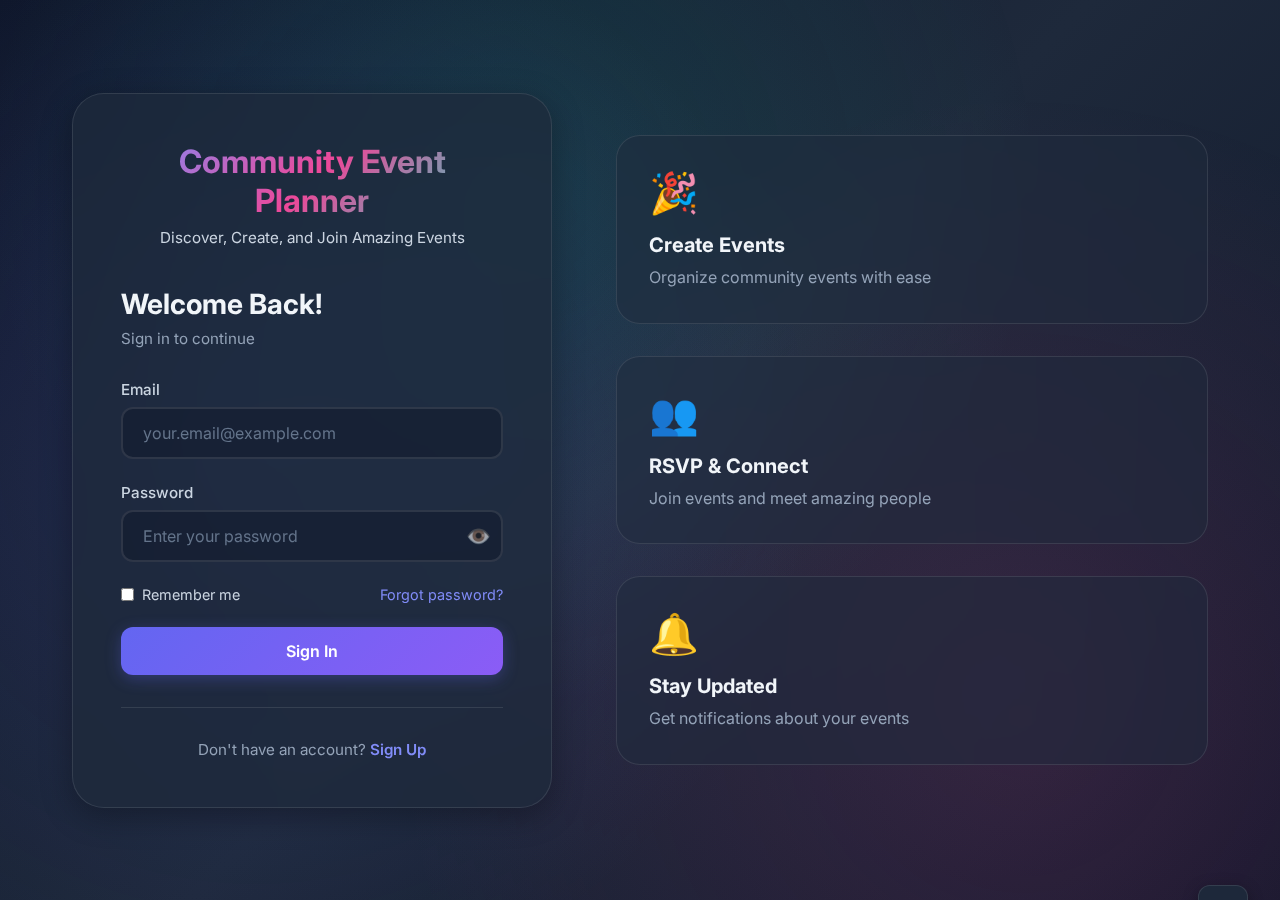
<file: index.html>
<!DOCTYPE html>
<html lang="en">

<head>
    <meta charset="UTF-8">
    <meta name="viewport" content="width=device-width, initial-scale=1.0">
    <meta name="description" content="Community Event Planner - Create, manage, and RSVP to community events with ease">
    <meta name="keywords" content="events, community, planner, RSVP, social events">
    <title>Community Event Planner | Organize & Discover Events</title>

    <!-- PWA Configuration -->
    <link rel="manifest" href="manifest.json">
    <meta name="theme-color" content="#6366f1">
    <meta name="mobile-web-app-capable" content="yes">
    <meta name="apple-mobile-web-app-capable" content="yes">
    <meta name="apple-mobile-web-app-status-bar-style" content="black-translucent">
    <meta name="apple-mobile-web-app-title" content="Event Planner">
    <link rel="apple-touch-icon" href="icon-192.png">

    <link rel="stylesheet" href="styles.css">
</head>

<body>
    <!-- Auth Check - Redirect to login if not authenticated -->
    <script>
        const sessionData = localStorage.getItem('event_planner_session');
        if (!sessionData) {
            window.location.href = 'login.html';
        } else {
            // Set currentUser from session for EventManager
            const session = JSON.parse(sessionData);
            localStorage.setItem('currentUser', session.id);

            // Display user info after DOM loads
            document.addEventListener('DOMContentLoaded', () => {
                const userAvatar = document.getElementById('userAvatar');
                const userName = document.getElementById('userName');
                if (userName) userName.textContent = session.name;
                if (userAvatar && session.avatar) {
                    userAvatar.textContent = session.avatar.initial;
                    userAvatar.style.backgroundColor = session.avatar.color;
                }
            });
        }
    </script>

    <div class="container">
        <!-- Header -->
        <header class="header">
            <h1>Community Event Planner</h1>
            <p>Discover, Create, and Join Amazing Events in Your Community</p>

            <div class="user-controls">
                <div class="user-profile" id="userProfile" style="display: flex; align-items: center; gap: 0.5rem;">
                    <div id="userAvatar"
                        style="width: 36px; height: 36px; border-radius: 50%; display: flex; align-items: center; justify-content: center; font-weight: 700; color: white; font-size: 1rem;">
                    </div>
                    <span id="userName" style="color: var(--text-primary); font-weight: 600;"></span>
                </div>
                <button class="btn btn-secondary" id="installBtn" style="display: none;">📱 Install App</button>
                <button class="btn btn-danger" id="logoutBtn" onclick="handleLogout()"
                    style="background: linear-gradient(135deg, #ef4444, #dc2626); color: white; border: none; padding: 0.6rem 1.2rem; border-radius: 0.75rem; cursor: pointer; font-weight: 600;">🚪
                    Logout</button>
                <button class="btn btn-primary" id="createEventBtn">+ Create Event</button>
            </div>
        </header>

        <!-- Search and Filters -->
        <div class="controls">
            <div class="search-box">
                <input type="text" id="searchInput"
                    placeholder="🔍 Search events by title, location, or description...">
            </div>

            <div class="filter-group">
                <select id="categoryFilter">
                    <option value="all">All Categories</option>
                    <option value="social">Social</option>
                    <option value="professional">Professional</option>
                    <option value="sports">Sports</option>
                    <option value="arts">Arts</option>
                    <option value="education">Education</option>
                    <option value="other">Other</option>
                </select>

                <select id="dateFilter">
                    <option value="all">All Dates</option>
                    <option value="upcoming">Upcoming</option>
                    <option value="thisWeek">This Week</option>
                    <option value="thisMonth">This Month</option>
                </select>
            </div>
        </div>

        <!-- Events Grid -->
        <div id="eventsGrid" class="events-grid">
            <!-- Events will be dynamically inserted here -->
        </div>

        <!-- Empty State -->
        <div id="emptyState" class="empty-state hidden">
            <h3>No Events Found</h3>
            <p>Try adjusting your search or filters, or create a new event!</p>
        </div>
    </div>

    <!-- Create/Edit Event Modal -->
    <div id="eventModal" class="modal">
        <div class="modal-content">
            <div class="modal-header">
                <h2 id="modalTitle">Create Event</h2>
                <button class="close-btn" id="closeEventModal">&times;</button>
            </div>

            <form id="eventForm">
                <input type="hidden" id="eventId">

                <div class="form-group">
                    <label for="eventTitle">Event Title *</label>
                    <input type="text" id="eventTitle" required placeholder="Enter event title">
                </div>

                <div class="form-group">
                    <label for="eventCategory">Category *</label>
                    <select id="eventCategory" required>
                        <option value="social">Social</option>
                        <option value="professional">Professional</option>
                        <option value="sports">Sports</option>
                        <option value="arts">Arts</option>
                        <option value="education">Education</option>
                        <option value="other">Other</option>
                    </select>
                </div>

                <div class="form-group">
                    <label for="eventDate">Date *</label>
                    <input type="date" id="eventDate" required>
                </div>

                <div class="form-group">
                    <label for="eventTime">Time *</label>
                    <input type="time" id="eventTime" required>
                </div>

                <div class="form-group">
                    <label for="eventLocation">Location *</label>
                    <input type="text" id="eventLocation" required placeholder="Enter event location">
                </div>

                <div class="form-group">
                    <label for="eventDescription">Description *</label>
                    <textarea id="eventDescription" required placeholder="Describe your event..."></textarea>
                </div>

                <div class="form-actions">
                    <button type="button" class="btn btn-outline" id="cancelEventBtn">Cancel</button>
                    <button type="submit" class="btn btn-primary" id="saveEventBtn">Save Event</button>
                </div>
            </form>
        </div>
    </div>

    <!-- Event Detail Modal -->
    <div id="detailModal" class="modal">
        <div class="modal-content">
            <div class="modal-header">
                <h2 id="detailTitle">Event Details</h2>
                <button class="close-btn" id="closeDetailModal">&times;</button>
            </div>

            <div id="eventDetailContent" class="event-detail">
                <!-- Event details will be dynamically inserted here -->
            </div>

            <div class="form-actions">
                <button class="btn btn-outline" id="closeDetailBtn">Close</button>
                <button class="btn btn-secondary" id="rsvpBtn" style="display: none;">RSVP</button>
                <button class="btn btn-outline" id="editEventBtn" style="display: none;">Edit Event</button>
                <button class="btn btn-danger" id="deleteEventBtn" style="display: none;">Delete Event</button>
            </div>
        </div>
    </div>

    <!-- Service Worker Registration -->
    <script>
        if ('serviceWorker' in navigator) {
            window.addEventListener('load', () => {
                navigator.serviceWorker.register('/service-worker.js')
                    .then((registration) => {
                        console.log('ServiceWorker registration successful');
                    })
                    .catch((err) => {
                        console.log('ServiceWorker registration failed: ', err);
                    });
            });
        }

        // PWA Install Prompt
        let deferredPrompt;
        const installBtn = document.getElementById('installBtn');

        window.addEventListener('beforeinstallprompt', (e) => {
            e.preventDefault();
            deferredPrompt = e;
            installBtn.style.display = 'inline-block';
        });

        installBtn.addEventListener('click', async () => {
            if (deferredPrompt) {
                deferredPrompt.prompt();
                const { outcome } = await deferredPrompt.userChoice;
                console.log(`User response to install prompt: ${outcome}`);
                deferredPrompt = null;
                installBtn.style.display = 'none';
            }
        });

        window.addEventListener('appinstalled', () => {
            console.log('PWA installed successfully');
            installBtn.style.display = 'none';
        });
    </script>

    <script>
        // Logout Handler
        function handleLogout() {
            if (confirm('Are you sure you want to logout?')) {
                localStorage.removeItem('event_planner_session');
                localStorage.removeItem('currentUser');
                window.location.href = 'login.html';
            }
        }
    </script>

    <script src="app.js"></script>
</body>

</html>
</file>
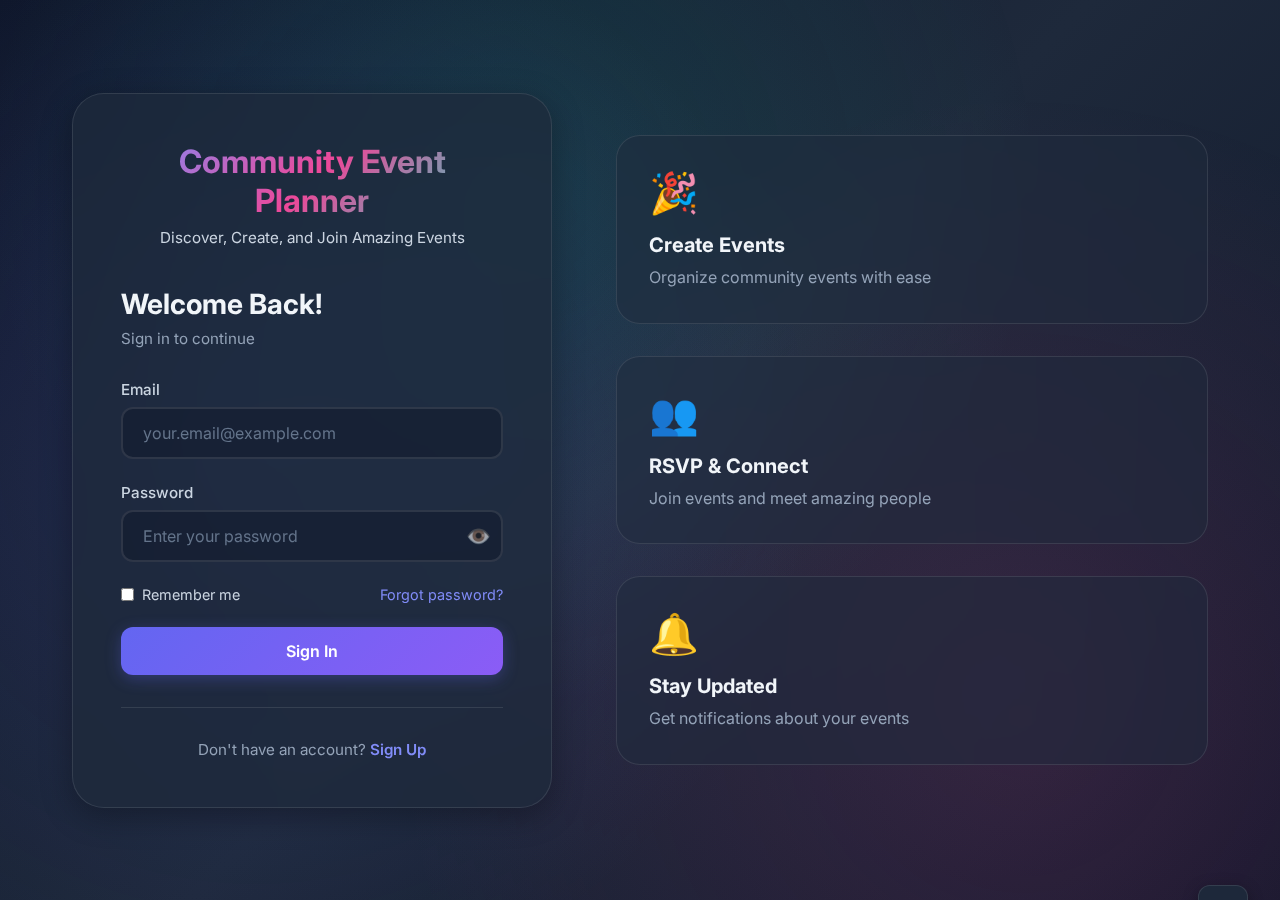
<file: login.html>
<!DOCTYPE html>
<html lang="en">

<head>
    <meta charset="UTF-8">
    <meta name="viewport" content="width=device-width, initial-scale=1.0">
    <meta name="description" content="Login to Community Event Planner">
    <title>Login - Community Event Planner</title>
    <link rel="stylesheet" href="auth-styles.css">
</head>

<body>
    <div class="auth-container">
        <!-- Animated Background -->
        <div class="bg-animation"></div>

        <!-- Auth Card -->
        <div class="auth-card">
            <!-- Logo and Branding -->
            <div class="auth-header">
                <h1 class="brand-title">Community Event Planner</h1>
                <p class="brand-subtitle">Discover, Create, and Join Amazing Events</p>
            </div>

            <!-- Login Form -->
            <div id="loginForm" class="form-container active">
                <h2>Welcome Back!</h2>
                <p class="form-subtitle">Sign in to continue</p>

                <form id="loginFormElement" onsubmit="handleLogin(event)">
                    <div class="input-group">
                        <label for="loginEmail">Email</label>
                        <input type="email" id="loginEmail" required placeholder="your.email@example.com">
                    </div>

                    <div class="input-group">
                        <label for="loginPassword">Password</label>
                        <div class="password-field">
                            <input type="password" id="loginPassword" required placeholder="Enter your password">
                            <button type="button" class="toggle-password"
                                onclick="togglePasswordVisibility('loginPassword')">
                                👁️
                            </button>
                        </div>
                    </div>

                    <div class="form-options">
                        <label class="checkbox-label">
                            <input type="checkbox" id="rememberMe">
                            <span>Remember me</span>
                        </label>
                        <a href="#" class="forgot-link">Forgot password?</a>
                    </div>

                    <button type="submit" class="btn btn-primary">Sign In</button>
                </form>

                <div class="form-footer">
                    <p>Don't have an account? <a href="#" onclick="switchToSignup(event)">Sign Up</a></p>
                </div>
            </div>

            <!-- Signup Form -->
            <div id="signupForm" class="form-container">
                <h2>Create Account</h2>
                <p class="form-subtitle">Join our community today</p>

                <form id="signupFormElement" onsubmit="handleSignup(event)">
                    <div class="input-group">
                        <label for="signupName">Full Name</label>
                        <input type="text" id="signupName" required placeholder="Enter your full name">
                    </div>

                    <div class="input-group">
                        <label for="signupEmail">Email</label>
                        <input type="email" id="signupEmail" required placeholder="your.email@example.com">
                    </div>

                    <div class="input-group">
                        <label for="signupPassword">Password</label>
                        <div class="password-field">
                            <input type="password" id="signupPassword" required placeholder="Create a strong password"
                                oninput="checkPasswordStrength(this.value)">
                            <button type="button" class="toggle-password"
                                onclick="togglePasswordVisibility('signupPassword')">
                                👁️
                            </button>
                        </div>
                        <div class="password-strength">
                            <div class="strength-bar">
                                <div id="strengthBarFill" class="strength-fill"></div>
                            </div>
                            <span id="strengthText" class="strength-text"></span>
                        </div>
                    </div>

                    <div class="input-group">
                        <label for="signupConfirmPassword">Confirm Password</label>
                        <input type="password" id="signupConfirmPassword" required placeholder="Re-enter your password">
                    </div>

                    <button type="submit" class="btn btn-primary">Create Account</button>
                </form>

                <div class="form-footer">
                    <p>Already have an account? <a href="#" onclick="switchToLogin(event)">Sign In</a></p>
                </div>
            </div>
        </div>

        <!-- Features Section -->
        <div class="features">
            <div class="feature-item">
                <span class="feature-icon">🎉</span>
                <h3>Create Events</h3>
                <p>Organize community events with ease</p>
            </div>
            <div class="feature-item">
                <span class="feature-icon">👥</span>
                <h3>RSVP & Connect</h3>
                <p>Join events and meet amazing people</p>
            </div>
            <div class="feature-item">
                <span class="feature-icon">🔔</span>
                <h3>Stay Updated</h3>
                <p>Get notifications about your events</p>
            </div>
        </div>
    </div>

    <!-- Toast Notification -->
    <div id="toast" class="toast"></div>

    <script src="auth.js"></script>
</body>

</html>
</file>
<file: styles.css>
@import url('https://fonts.googleapis.com/css2?family=Inter:wght@300;400;500;600;700&display=swap');

:root {
    /* Color Palette - Vibrant & Modern */
    --primary: #6366f1;
    --primary-light: #818cf8;
    --primary-dark: #4f46e5;
    --secondary: #ec4899;
    --secondary-light: #f472b6;
    --accent: #14b8a6;
    --accent-light: #2dd4bf;

    /* Background Colors */
    --bg-primary: #0f172a;
    --bg-secondary: #1e293b;
    --bg-card: rgba(30, 41, 59, 0.6);
    --bg-modal: rgba(15, 23, 42, 0.95);

    /* Text Colors */
    --text-primary: #f1f5f9;
    --text-secondary: #cbd5e1;
    --text-muted: #94a3b8;

    /* Category Colors */
    --cat-social: #ec4899;
    --cat-professional: #6366f1;
    --cat-sports: #f59e0b;
    --cat-arts: #a855f7;
    --cat-education: #14b8a6;
    --cat-other: #64748b;

    /* Spacing */
    --spacing-xs: 0.5rem;
    --spacing-sm: 1rem;
    --spacing-md: 1.5rem;
    --spacing-lg: 2rem;
    --spacing-xl: 3rem;

    /* Border Radius */
    --radius-sm: 0.5rem;
    --radius-md: 1rem;
    --radius-lg: 1.5rem;
    --radius-xl: 2rem;

    /* Shadows */
    --shadow-sm: 0 2px 8px rgba(0, 0, 0, 0.1);
    --shadow-md: 0 4px 16px rgba(0, 0, 0, 0.2);
    --shadow-lg: 0 8px 32px rgba(0, 0, 0, 0.3);
    --shadow-glow: 0 0 20px rgba(99, 102, 241, 0.3);

    /* Transitions */
    --transition-fast: 0.2s ease;
    --transition-medium: 0.3s ease;
    --transition-slow: 0.5s ease;
}

* {
    margin: 0;
    padding: 0;
    box-sizing: border-box;
}

body {
    font-family: 'Inter', -apple-system, BlinkMacSystemFont, 'Segoe UI', sans-serif;
    background: linear-gradient(135deg, #0f172a 0%, #1e293b 50%, #0f172a 100%);
    background-attachment: fixed;
    color: var(--text-primary);
    min-height: 100vh;
    line-height: 1.6;
    overflow-x: hidden;
}

/* Animated Background Gradient */
body::before {
    content: '';
    position: fixed;
    top: 0;
    left: 0;
    right: 0;
    bottom: 0;
    background: radial-gradient(circle at 20% 50%, rgba(99, 102, 241, 0.1) 0%, transparent 50%),
        radial-gradient(circle at 80% 80%, rgba(236, 72, 153, 0.1) 0%, transparent 50%),
        radial-gradient(circle at 40% 20%, rgba(20, 184, 166, 0.1) 0%, transparent 50%);
    animation: gradientShift 15s ease infinite;
    pointer-events: none;
    z-index: 0;
}

@keyframes gradientShift {

    0%,
    100% {
        opacity: 1;
    }

    50% {
        opacity: 0.8;
    }
}

/* Container */
.container {
    max-width: 1400px;
    margin: 0 auto;
    padding: var(--spacing-lg);
    position: relative;
    z-index: 1;
}

/* Header */
.header {
    text-align: center;
    padding: var(--spacing-xl) 0;
    margin-bottom: var(--spacing-lg);
}

.header h1 {
    font-size: 3.5rem;
    font-weight: 700;
    background: linear-gradient(135deg, var(--primary-light), var(--secondary), var(--accent-light));
    -webkit-background-clip: text;
    -webkit-text-fill-color: transparent;
    background-clip: text;
    margin-bottom: var(--spacing-sm);
    animation: textShimmer 3s ease infinite;
}

@keyframes textShimmer {

    0%,
    100% {
        filter: brightness(1);
    }

    50% {
        filter: brightness(1.2);
    }
}

.header p {
    font-size: 1.1rem;
    color: var(--text-secondary);
    margin-bottom: var(--spacing-md);
}

.user-controls {
    display: flex;
    gap: var(--spacing-sm);
    justify-content: center;
    align-items: center;
    margin-top: var(--spacing-md);
}

/* Buttons */
.btn {
    padding: 0.75rem 1.5rem;
    border: none;
    border-radius: var(--radius-md);
    font-size: 1rem;
    font-weight: 600;
    cursor: pointer;
    transition: all var(--transition-medium);
    font-family: 'Inter', sans-serif;
    position: relative;
    overflow: hidden;
}

.btn::before {
    content: '';
    position: absolute;
    top: 50%;
    left: 50%;
    width: 0;
    height: 0;
    border-radius: 50%;
    background: rgba(255, 255, 255, 0.2);
    transform: translate(-50%, -50%);
    transition: width 0.6s, height 0.6s;
}

.btn:hover::before {
    width: 300px;
    height: 300px;
}

.btn-primary {
    background: linear-gradient(135deg, var(--primary), var(--primary-light));
    color: white;
    box-shadow: var(--shadow-md);
}

.btn-primary:hover {
    transform: translateY(-2px);
    box-shadow: var(--shadow-glow), var(--shadow-lg);
}

.btn-secondary {
    background: linear-gradient(135deg, var(--secondary), var(--secondary-light));
    color: white;
    box-shadow: var(--shadow-md);
}

.btn-secondary:hover {
    transform: translateY(-2px);
    box-shadow: 0 0 20px rgba(236, 72, 153, 0.3), var(--shadow-lg);
}

.btn-danger {
    background: linear-gradient(135deg, #ef4444, #dc2626);
    color: white;
    box-shadow: var(--shadow-md);
}

.btn-danger:hover {
    transform: translateY(-2px);
    box-shadow: 0 0 20px rgba(239, 68, 68, 0.3), var(--shadow-lg);
}

.btn-outline {
    background: transparent;
    border: 2px solid var(--primary);
    color: var(--primary);
}

.btn-outline:hover {
    background: var(--primary);
    color: white;
    transform: translateY(-2px);
}

.btn:active {
    transform: translateY(0);
}

/* Controls Section */
.controls {
    display: flex;
    gap: var(--spacing-md);
    margin-bottom: var(--spacing-xl);
    flex-wrap: wrap;
    align-items: center;
    background: var(--bg-card);
    backdrop-filter: blur(10px);
    padding: var(--spacing-md);
    border-radius: var(--radius-lg);
    border: 1px solid rgba(255, 255, 255, 0.1);
}

.search-box {
    flex: 1;
    min-width: 300px;
}

.search-box input {
    width: 100%;
    padding: 0.875rem 1.25rem;
    border: 2px solid rgba(255, 255, 255, 0.1);
    border-radius: var(--radius-md);
    background: rgba(15, 23, 42, 0.5);
    color: var(--text-primary);
    font-size: 1rem;
    font-family: 'Inter', sans-serif;
    transition: all var(--transition-medium);
}

.search-box input:focus {
    outline: none;
    border-color: var(--primary);
    box-shadow: 0 0 0 3px rgba(99, 102, 241, 0.1);
    background: rgba(15, 23, 42, 0.8);
}

.search-box input::placeholder {
    color: var(--text-muted);
}

.filter-group {
    display: flex;
    gap: var(--spacing-sm);
    flex-wrap: wrap;
}

.filter-group label {
    color: var(--text-secondary);
    font-weight: 500;
    display: flex;
    align-items: center;
}

.filter-group select {
    padding: 0.875rem 1.25rem;
    border: 2px solid rgba(255, 255, 255, 0.1);
    border-radius: var(--radius-md);
    background: rgba(15, 23, 42, 0.5);
    color: var(--text-primary);
    font-size: 1rem;
    font-family: 'Inter', sans-serif;
    cursor: pointer;
    transition: all var(--transition-medium);
    min-width: 150px;
}

.filter-group select:focus {
    outline: none;
    border-color: var(--primary);
    box-shadow: 0 0 0 3px rgba(99, 102, 241, 0.1);
}

/* Events Grid */
.events-grid {
    display: grid;
    grid-template-columns: repeat(auto-fill, minmax(350px, 1fr));
    gap: var(--spacing-lg);
    margin-bottom: var(--spacing-xl);
}

.event-card {
    background: var(--bg-card);
    backdrop-filter: blur(10px);
    border-radius: var(--radius-lg);
    padding: var(--spacing-md);
    border: 1px solid rgba(255, 255, 255, 0.1);
    cursor: pointer;
    transition: all var(--transition-medium);
    position: relative;
    overflow: hidden;
}

.event-card::before {
    content: '';
    position: absolute;
    top: 0;
    left: 0;
    right: 0;
    height: 4px;
    background: linear-gradient(90deg, var(--primary), var(--secondary), var(--accent));
    transform: scaleX(0);
    transition: transform var(--transition-medium);
}

.event-card:hover::before {
    transform: scaleX(1);
}

.event-card:hover {
    transform: translateY(-8px);
    box-shadow: var(--shadow-lg);
    border-color: rgba(255, 255, 255, 0.2);
}

.event-card-header {
    display: flex;
    justify-content: space-between;
    align-items: flex-start;
    margin-bottom: var(--spacing-sm);
}

.event-card h3 {
    font-size: 1.5rem;
    font-weight: 600;
    color: var(--text-primary);
    margin-bottom: var(--spacing-xs);
}

.category-badge {
    padding: 0.375rem 0.875rem;
    border-radius: var(--radius-sm);
    font-size: 0.875rem;
    font-weight: 600;
    text-transform: uppercase;
    letter-spacing: 0.5px;
    box-shadow: var(--shadow-sm);
}

.category-social {
    background: var(--cat-social);
    color: white;
}

.category-professional {
    background: var(--cat-professional);
    color: white;
}

.category-sports {
    background: var(--cat-sports);
    color: white;
}

.category-arts {
    background: var(--cat-arts);
    color: white;
}

.category-education {
    background: var(--cat-education);
    color: white;
}

.category-other {
    background: var(--cat-other);
    color: white;
}

.event-info {
    margin-bottom: var(--spacing-sm);
}

.event-info p {
    color: var(--text-secondary);
    margin-bottom: var(--spacing-xs);
    display: flex;
    align-items: center;
    gap: var(--spacing-xs);
}

.icon {
    width: 18px;
    height: 18px;
}

.event-description {
    color: var(--text-muted);
    margin-bottom: var(--spacing-md);
    line-height: 1.6;
    display: -webkit-box;
    -webkit-line-clamp: 3;
    -webkit-box-orient: vertical;
    overflow: hidden;
}

.event-footer {
    display: flex;
    justify-content: space-between;
    align-items: center;
    padding-top: var(--spacing-sm);
    border-top: 1px solid rgba(255, 255, 255, 0.1);
}

.attendees-count {
    color: var(--text-secondary);
    font-weight: 500;
}

.rsvp-badge {
    padding: 0.375rem 0.875rem;
    background: linear-gradient(135deg, var(--accent), var(--accent-light));
    color: white;
    border-radius: var(--radius-sm);
    font-size: 0.875rem;
    font-weight: 600;
}

/* Modal */
.modal {
    display: none;
    position: fixed;
    top: 0;
    left: 0;
    right: 0;
    bottom: 0;
    background: rgba(0, 0, 0, 0.7);
    backdrop-filter: blur(5px);
    z-index: 1000;
    align-items: center;
    justify-content: center;
    animation: fadeIn var(--transition-medium);
}

.modal.active {
    display: flex;
}

@keyframes fadeIn {
    from {
        opacity: 0;
    }

    to {
        opacity: 1;
    }
}

.modal-content {
    background: var(--bg-modal);
    backdrop-filter: blur(20px);
    border-radius: var(--radius-xl);
    padding: var(--spacing-xl);
    max-width: 600px;
    width: 90%;
    max-height: 90vh;
    overflow-y: auto;
    border: 1px solid rgba(255, 255, 255, 0.1);
    box-shadow: var(--shadow-lg);
    animation: slideUp var(--transition-medium);
    position: relative;
}

@keyframes slideUp {
    from {
        opacity: 0;
        transform: translateY(30px);
    }

    to {
        opacity: 1;
        transform: translateY(0);
    }
}

.modal-header {
    display: flex;
    justify-content: space-between;
    align-items: center;
    margin-bottom: var(--spacing-lg);
}

.modal-header h2 {
    font-size: 2rem;
    font-weight: 700;
    background: linear-gradient(135deg, var(--primary-light), var(--secondary));
    -webkit-background-clip: text;
    -webkit-text-fill-color: transparent;
    background-clip: text;
}

.close-btn {
    background: transparent;
    border: none;
    font-size: 2rem;
    color: var(--text-muted);
    cursor: pointer;
    transition: all var(--transition-fast);
    line-height: 1;
    padding: 0;
    width: 32px;
    height: 32px;
    display: flex;
    align-items: center;
    justify-content: center;
}

.close-btn:hover {
    color: var(--text-primary);
    transform: rotate(90deg);
}

/* Forms */
.form-group {
    margin-bottom: var(--spacing-md);
}

.form-group label {
    display: block;
    margin-bottom: var(--spacing-xs);
    color: var(--text-secondary);
    font-weight: 500;
}

.form-group input,
.form-group select,
.form-group textarea {
    width: 100%;
    padding: 0.875rem 1.25rem;
    border: 2px solid rgba(255, 255, 255, 0.1);
    border-radius: var(--radius-md);
    background: rgba(15, 23, 42, 0.5);
    color: var(--text-primary);
    font-size: 1rem;
    font-family: 'Inter', sans-serif;
    transition: all var(--transition-medium);
}

.form-group textarea {
    resize: vertical;
    min-height: 120px;
}

.form-group input:focus,
.form-group select:focus,
.form-group textarea:focus {
    outline: none;
    border-color: var(--primary);
    box-shadow: 0 0 0 3px rgba(99, 102, 241, 0.1);
    background: rgba(15, 23, 42, 0.8);
}

.form-actions {
    display: flex;
    gap: var(--spacing-sm);
    justify-content: flex-end;
    margin-top: var(--spacing-lg);
}

/* Event Detail Modal */
.event-detail {
    margin-bottom: var(--spacing-lg);
}

.event-detail h3 {
    font-size: 1.3rem;
    color: var(--text-primary);
    margin-bottom: var(--spacing-sm);
    margin-top: var(--spacing-md);
}

.event-detail p {
    color: var(--text-secondary);
    margin-bottom: var(--spacing-xs);
}

.attendees-list {
    margin-top: var(--spacing-md);
}

.attendee-item {
    padding: var(--spacing-sm);
    background: rgba(99, 102, 241, 0.1);
    border-radius: var(--radius-sm);
    margin-bottom: var(--spacing-xs);
    color: var(--text-primary);
    border-left: 3px solid var(--primary);
}

.empty-state {
    text-align: center;
    padding: var(--spacing-xl);
    color: var(--text-muted);
}

.empty-state h3 {
    font-size: 1.5rem;
    margin-bottom: var(--spacing-sm);
    color: var(--text-secondary);
}

/* User Selector */
.user-selector select {
    padding: 0.75rem 1.5rem;
    border: 2px solid rgba(255, 255, 255, 0.1);
    border-radius: var(--radius-md);
    background: rgba(15, 23, 42, 0.5);
    color: var(--text-primary);
    font-size: 1rem;
    font-family: 'Inter', sans-serif;
    cursor: pointer;
    font-weight: 600;
    transition: all var(--transition-medium);
}

.user-selector select:hover {
    border-color: rgba(255, 255, 255, 0.2);
    background: rgba(15, 23, 42, 0.7);
}

.user-selector select:focus {
    outline: none;
    border-color: var(--primary);
    box-shadow: 0 0 0 3px rgba(99, 102, 241, 0.1);
    background: rgba(15, 23, 42, 0.8);
}

/* Scrollbar Styling */
::-webkit-scrollbar {
    width: 10px;
}

::-webkit-scrollbar-track {
    background: var(--bg-secondary);
}

::-webkit-scrollbar-thumb {
    background: var(--primary);
    border-radius: 5px;
}

::-webkit-scrollbar-thumb:hover {
    background: var(--primary-light);
}

/* Responsive Design */
@media (max-width: 768px) {
    .header h1 {
        font-size: 2.5rem;
    }

    .controls {
        flex-direction: column;
    }

    .search-box {
        min-width: 100%;
    }

    .filter-group {
        width: 100%;
        flex-direction: column;
    }

    .filter-group select {
        width: 100%;
    }

    .events-grid {
        grid-template-columns: 1fr;
    }

    .modal-content {
        width: 95%;
        padding: var(--spacing-lg);
    }

    .form-actions {
        flex-direction: column;
    }

    .form-actions .btn {
        width: 100%;
    }
}

/* Utility Classes */
.hidden {
    display: none;
}

.mt-1 {
    margin-top: var(--spacing-sm);
}

.mt-2 {
    margin-top: var(--spacing-md);
}

.mb-1 {
    margin-bottom: var(--spacing-sm);
}

.mb-2 {
    margin-bottom: var(--spacing-md);
}
</file>
<file: auth-styles.css>
@import url('https://fonts.googleapis.com/css2?family=Inter:wght@300;400;500;600;700&display=swap');

* {
    margin: 0;
    padding: 0;
    box-sizing: border-box;
}

body {
    font-family: 'Inter', -apple-system, BlinkMacSystemFont, 'Segoe UI', sans-serif;
    background: linear-gradient(135deg, #0f172a 0%, #1e293b 50%, #0f172a 100%);
    min-height: 100vh;
    display: flex;
    align-items: center;
    justify-content: center;
    overflow-x: hidden;
    position: relative;
}

/* Animated Background */
.bg-animation {
    position: fixed;
    top: 0;
    left: 0;
    right: 0;
    bottom: 0;
    background: radial-gradient(circle at 20% 50%, rgba(99, 102, 241, 0.15) 0%, transparent 50%),
        radial-gradient(circle at 80% 80%, rgba(236, 72, 153, 0.15) 0%, transparent 50%),
        radial-gradient(circle at 40% 20%, rgba(20, 184, 166, 0.15) 0%, transparent 50%);
    animation: gradientShift 15s ease infinite;
    pointer-events: none;
    z-index: 0;
}

@keyframes gradientShift {

    0%,
    100% {
        opacity: 1;
    }

    50% {
        opacity: 0.6;
    }
}

/* Auth Container */
.auth-container {
    position: relative;
    z-index: 1;
    width: 100%;
    max-width: 1200px;
    padding: 2rem;
    display: flex;
    gap: 4rem;
    align-items: center;
}

/* Auth Card */
.auth-card {
    background: rgba(30, 41, 59, 0.7);
    backdrop-filter: blur(20px);
    border-radius: 2rem;
    padding: 3rem;
    border: 1px solid rgba(255, 255, 255, 0.1);
    box-shadow: 0 8px 32px rgba(0, 0, 0, 0.3);
    width: 100%;
    max-width: 480px;
    animation: slideIn 0.6s ease;
}

@keyframes slideIn {
    from {
        opacity: 0;
        transform: translateY(30px);
    }

    to {
        opacity: 1;
        transform: translateY(0);
    }
}

/* Auth Header */
.auth-header {
    text-align: center;
    margin-bottom: 2.5rem;
}

.brand-title {
    font-size: 2rem;
    font-weight: 700;
    background: linear-gradient(135deg, #818cf8, #ec4899, #2dd4bf);
    -webkit-background-clip: text;
    -webkit-text-fill-color: transparent;
    background-clip: text;
    margin-bottom: 0.5rem;
}

.brand-subtitle {
    color: #cbd5e1;
    font-size: 0.95rem;
}

/* Form Container */
.form-container {
    display: none;
}

.form-container.active {
    display: block;
    animation: fadeIn 0.4s ease;
}

@keyframes fadeIn {
    from {
        opacity: 0;
    }

    to {
        opacity: 1;
    }
}

.form-container h2 {
    font-size: 1.75rem;
    color: #f1f5f9;
    margin-bottom: 0.5rem;
}

.form-subtitle {
    color: #94a3b8;
    margin-bottom: 2rem;
    font-size: 0.95rem;
}

/* Input Groups */
.input-group {
    margin-bottom: 1.5rem;
}

.input-group label {
    display: block;
    margin-bottom: 0.5rem;
    color: #cbd5e1;
    font-weight: 500;
    font-size: 0.95rem;
}

.input-group input {
    width: 100%;
    padding: 0.875rem 1.25rem;
    border: 2px solid rgba(255, 255, 255, 0.1);
    border-radius: 0.75rem;
    background: rgba(15, 23, 42, 0.5);
    color: #f1f5f9;
    font-size: 1rem;
    font-family: 'Inter', sans-serif;
    transition: all 0.3s ease;
}

.input-group input:focus {
    outline: none;
    border-color: #6366f1;
    box-shadow: 0 0 0 3px rgba(99, 102, 241, 0.1);
    background: rgba(15, 23, 42, 0.8);
}

.input-group input::placeholder {
    color: #64748b;
}

/* Password Field */
.password-field {
    position: relative;
}

.password-field input {
    padding-right: 3rem;
}

.toggle-password {
    position: absolute;
    right: 0.75rem;
    top: 50%;
    transform: translateY(-50%);
    background: transparent;
    border: none;
    cursor: pointer;
    font-size: 1.25rem;
    opacity: 0.6;
    transition: opacity 0.3s;
}

.toggle-password:hover {
    opacity: 1;
}

/* Password Strength */
.password-strength {
    margin-top: 0.5rem;
}

.strength-bar {
    height: 4px;
    background: rgba(255, 255, 255, 0.1);
    border-radius: 2px;
    overflow: hidden;
    margin-bottom: 0.25rem;
}

.strength-fill {
    height: 100%;
    width: 0%;
    transition: all 0.3s ease;
    border-radius: 2px;
}

.strength-text {
    font-size: 0.75rem;
    color: #94a3b8;
}

/* Strength Colors */
.strength-weak {
    background: #ef4444;
}

.strength-medium {
    background: #f59e0b;
}

.strength-strong {
    background: #10b981;
}

/* Form Options */
.form-options {
    display: flex;
    justify-content: space-between;
    align-items: center;
    margin-bottom: 1.5rem;
}

.checkbox-label {
    display: flex;
    align-items: center;
    gap: 0.5rem;
    color: #cbd5e1;
    font-size: 0.9rem;
    cursor: pointer;
}

.checkbox-label input {
    width: auto;
    cursor: pointer;
}

.forgot-link {
    color: #818cf8;
    text-decoration: none;
    font-size: 0.9rem;
    transition: color 0.3s;
}

.forgot-link:hover {
    color: #a5b4fc;
}

/* Buttons */
.btn {
    width: 100%;
    padding: 0.875rem 1.5rem;
    border: none;
    border-radius: 0.75rem;
    font-size: 1rem;
    font-weight: 600;
    cursor: pointer;
    transition: all 0.3s ease;
    font-family: 'Inter', sans-serif;
    position: relative;
    overflow: hidden;
}

.btn-primary {
    background: linear-gradient(135deg, #6366f1, #8b5cf6);
    color: white;
    box-shadow: 0 4px 16px rgba(99, 102, 241, 0.3);
}

.btn-primary:hover {
    transform: translateY(-2px);
    box-shadow: 0 6px 20px rgba(99, 102, 241, 0.4);
}

.btn-primary:active {
    transform: translateY(0);
}

/* Form Footer */
.form-footer {
    text-align: center;
    margin-top: 2rem;
    padding-top: 2rem;
    border-top: 1px solid rgba(255, 255, 255, 0.1);
}

.form-footer p {
    color: #94a3b8;
    font-size: 0.95rem;
}

.form-footer a {
    color: #818cf8;
    text-decoration: none;
    font-weight: 600;
    transition: color 0.3s;
}

.form-footer a:hover {
    color: #a5b4fc;
}

/* Features Section */
.features {
    flex: 1;
    display: flex;
    flex-direction: column;
    gap: 2rem;
}

.feature-item {
    background: rgba(30, 41, 59, 0.5);
    backdrop-filter: blur(10px);
    padding: 2rem;
    border-radius: 1.5rem;
    border: 1px solid rgba(255, 255, 255, 0.1);
    transition: all 0.3s ease;
}

.feature-item:hover {
    transform: translateX(10px);
    border-color: rgba(99, 102, 241, 0.3);
}

.feature-icon {
    font-size: 2.5rem;
    display: block;
    margin-bottom: 1rem;
}

.feature-item h3 {
    color: #f1f5f9;
    font-size: 1.25rem;
    margin-bottom: 0.5rem;
}

.feature-item p {
    color: #94a3b8;
    line-height: 1.6;
}

/* Toast Notification */
.toast {
    position: fixed;
    bottom: 2rem;
    right: 2rem;
    padding: 1rem 1.5rem;
    background: rgba(30, 41, 59, 0.95);
    backdrop-filter: blur(10px);
    border: 1px solid rgba(255, 255, 255, 0.1);
    border-radius: 0.75rem;
    color: #f1f5f9;
    box-shadow: 0 4px 16px rgba(0, 0, 0, 0.3);
    transform: translateY(150%);
    transition: transform 0.3s ease;
    z-index: 1000;
    max-width: 350px;
}

.toast.show {
    transform: translateY(0);
}

.toast.success {
    border-left: 4px solid #10b981;
}

.toast.error {
    border-left: 4px solid #ef4444;
}

/* Responsive Design */
@media (max-width: 968px) {
    .auth-container {
        flex-direction: column;
        padding: 1.5rem;
        gap: 2rem;
    }

    .features {
        display: none;
    }

    .auth-card {
        max-width: 520px;
        padding: 2rem;
    }

    .brand-title {
        font-size: 1.75rem;
    }
}

@media (max-width: 480px) {
    .auth-card {
        padding: 1.5rem;
    }

    .form-options {
        flex-direction: column;
        align-items: flex-start;
        gap: 0.75rem;
    }

    .toast {
        right: 1rem;
        left: 1rem;
        bottom: 1rem;
    }
}
</file>
